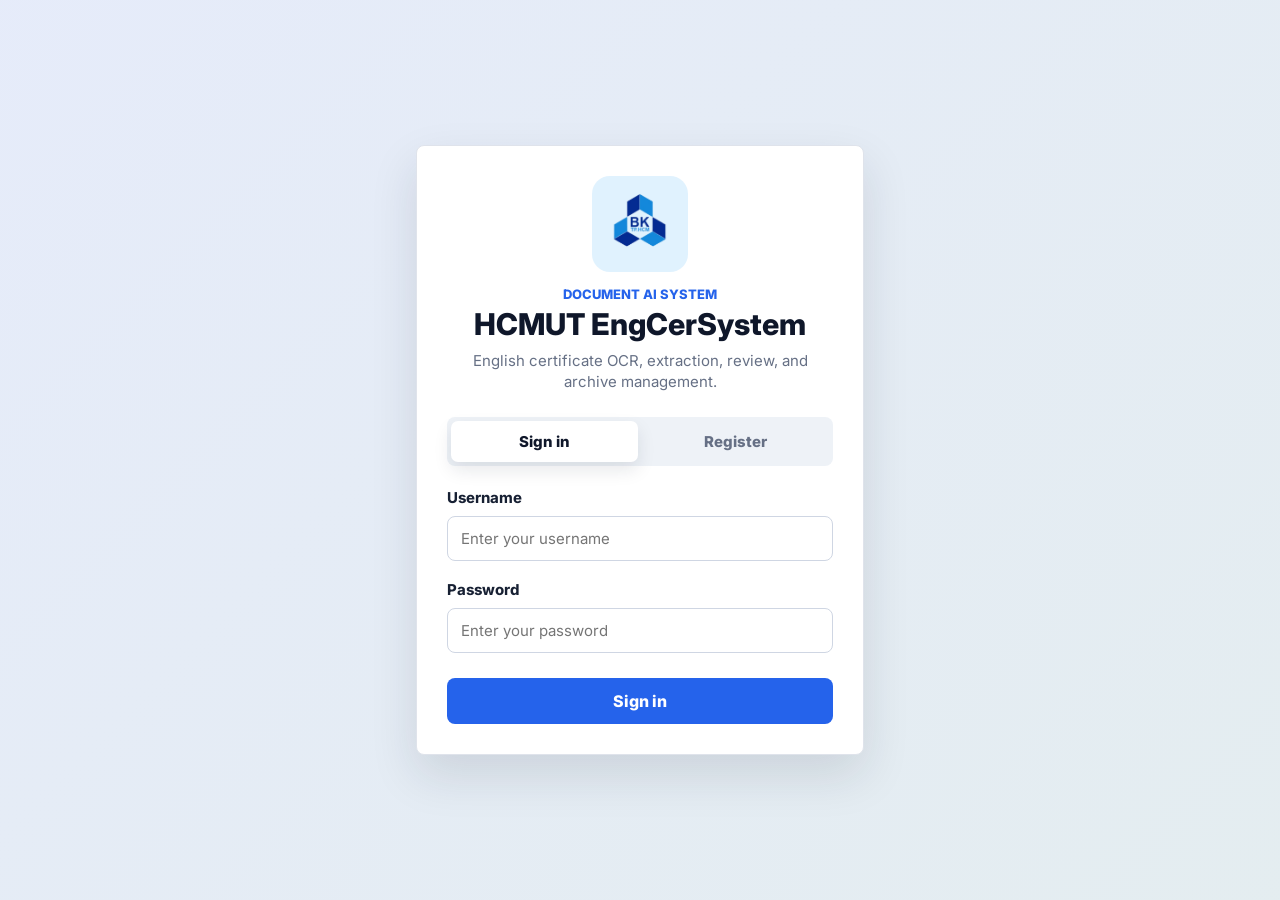
<file: frontend/auth.html>
<!DOCTYPE html>
<html lang="en">
<head>
  <meta charset="UTF-8" />
  <meta name="viewport" content="width=device-width, initial-scale=1.0" />
  <title>HCMUT EngCerSystem - Auth</title>
  <link href="https://fonts.googleapis.com/css2?family=Inter:wght@400;500;600;700;800&display=swap" rel="stylesheet" />
  <link rel="stylesheet" href="auth.css" />
</head>
<body>
  <main class="auth-shell">
    <section class="auth-card">
      <div class="brand-block">
        <div class="logo-frame">
          <img src="assets/BK_logo.png" alt="HCMUT logo" />
        </div>
        <p class="eyebrow">Document AI system</p>
        <h1>HCMUT EngCerSystem</h1>
        <p class="subtitle">English certificate OCR, extraction, review, and archive management.</p>
      </div>

      <div class="tab-switch">
        <button id="login-tab" class="tab active" type="button">Sign in</button>
        <button id="register-tab" class="tab" type="button">Register</button>
      </div>

      <form id="login-form" class="form-section">
        <label for="login-username">Username</label>
        <input type="text" id="login-username" placeholder="Enter your username" autocomplete="username" />

        <label for="login-password">Password</label>
        <input type="password" id="login-password" placeholder="Enter your password" autocomplete="current-password" />

        <button class="submit-btn" type="button" id="login-btn">Sign in</button>
      </form>

      <form id="register-form" class="form-section hidden">
        <label for="reg-fullname">Full name</label>
        <input type="text" id="reg-fullname" placeholder="Enter your full name" autocomplete="name" />

        <label for="reg-email">Email</label>
        <input type="email" id="reg-email" placeholder="Enter your email" autocomplete="email" />

        <label for="reg-username">Username</label>
        <input type="text" id="reg-username" placeholder="Create a username" autocomplete="username" />

        <label for="reg-password">Password</label>
        <input type="password" id="reg-password" placeholder="Create a password" autocomplete="new-password" />

        <label for="reg-confirm">Confirm password</label>
        <input type="password" id="reg-confirm" placeholder="Re-enter your password" autocomplete="new-password" />

        <button class="submit-btn" type="button" id="register-btn">Send verification code</button>
      </form>

      <form id="otp-form" class="form-section hidden">
        <label for="otp-code">Verification code</label>
        <input type="text" id="otp-code" placeholder="Enter the 6-digit code" inputmode="numeric" />

        <button class="submit-btn" type="button" id="verify-btn">Verify account</button>
      </form>
    </section>
  </main>

  <script src="auth.js"></script>
</body>
</html>
</file>
<file: frontend/auth.css>
* {
  box-sizing: border-box;
}

body {
  margin: 0;
  min-height: 100vh;
  font-family: Inter, "Segoe UI", Arial, sans-serif;
  color: #172033;
  background:
    linear-gradient(135deg, rgba(37, 99, 235, 0.08), rgba(15, 118, 110, 0.08)),
    #f6f7fb;
}

button,
input {
  font: inherit;
}

.auth-shell {
  min-height: 100vh;
  display: grid;
  place-items: center;
  padding: 32px 18px;
}

.auth-card {
  width: min(448px, 100%);
  padding: 30px;
  border: 1px solid #dfe3eb;
  border-radius: 8px;
  background: #ffffff;
  box-shadow: 0 20px 48px rgba(23, 32, 51, 0.12);
}

.brand-block {
  text-align: center;
  margin-bottom: 24px;
}

.logo-frame {
  width: 96px;
  height: 96px;
  margin: 0 auto 14px;
  display: grid;
  place-items: center;
  border-radius: 18px;
  background: #e0f2fe;
  overflow: hidden;
}

.logo-frame img {
  width: 140%;
  height: 140%;
  object-fit: contain;
  transform: scale(1.12);
}

.eyebrow {
  margin: 0 0 6px;
  color: #2563eb;
  font-size: 13px;
  font-weight: 800;
  letter-spacing: 0;
  text-transform: uppercase;
}

h1 {
  margin: 0 0 8px;
  color: #0f172a;
  font-size: 30px;
  line-height: 1.12;
  font-weight: 800;
}

.subtitle {
  margin: 0;
  color: #667085;
  font-size: 15px;
  line-height: 1.45;
}

.tab-switch {
  display: grid;
  grid-template-columns: repeat(2, 1fr);
  gap: 4px;
  padding: 4px;
  margin-bottom: 22px;
  border-radius: 8px;
  background: #eef2f7;
}

.tab {
  border: 0;
  border-radius: 7px;
  padding: 11px 12px;
  background: transparent;
  color: #667085;
  cursor: pointer;
  font-size: 15px;
  font-weight: 800;
}

.tab.active {
  background: #ffffff;
  color: #0f172a;
  box-shadow: 0 8px 18px rgba(23, 32, 51, 0.10);
}

.form-section {
  display: grid;
  gap: 9px;
}

.form-section label {
  color: #172033;
  font-size: 15px;
  font-weight: 750;
}

.form-section input {
  width: 100%;
  margin-bottom: 10px;
  padding: 12px 13px;
  border: 1px solid #cfd6e3;
  border-radius: 8px;
  background: #ffffff;
  color: #172033;
  font-size: 15px;
  outline: none;
}

.form-section input:focus {
  border-color: #2563eb;
  box-shadow: 0 0 0 3px rgba(37, 99, 235, 0.14);
}

.submit-btn {
  width: 100%;
  margin-top: 6px;
  padding: 13px 14px;
  border: 0;
  border-radius: 8px;
  background: #2563eb;
  color: #ffffff;
  cursor: pointer;
  font-size: 16px;
  font-weight: 800;
}

.submit-btn:hover {
  background: #1d4ed8;
}

.hidden {
  display: none;
}

@media (max-width: 520px) {
  .auth-card {
    padding: 24px;
  }

  h1 {
    font-size: 26px;
  }
}
</file>
